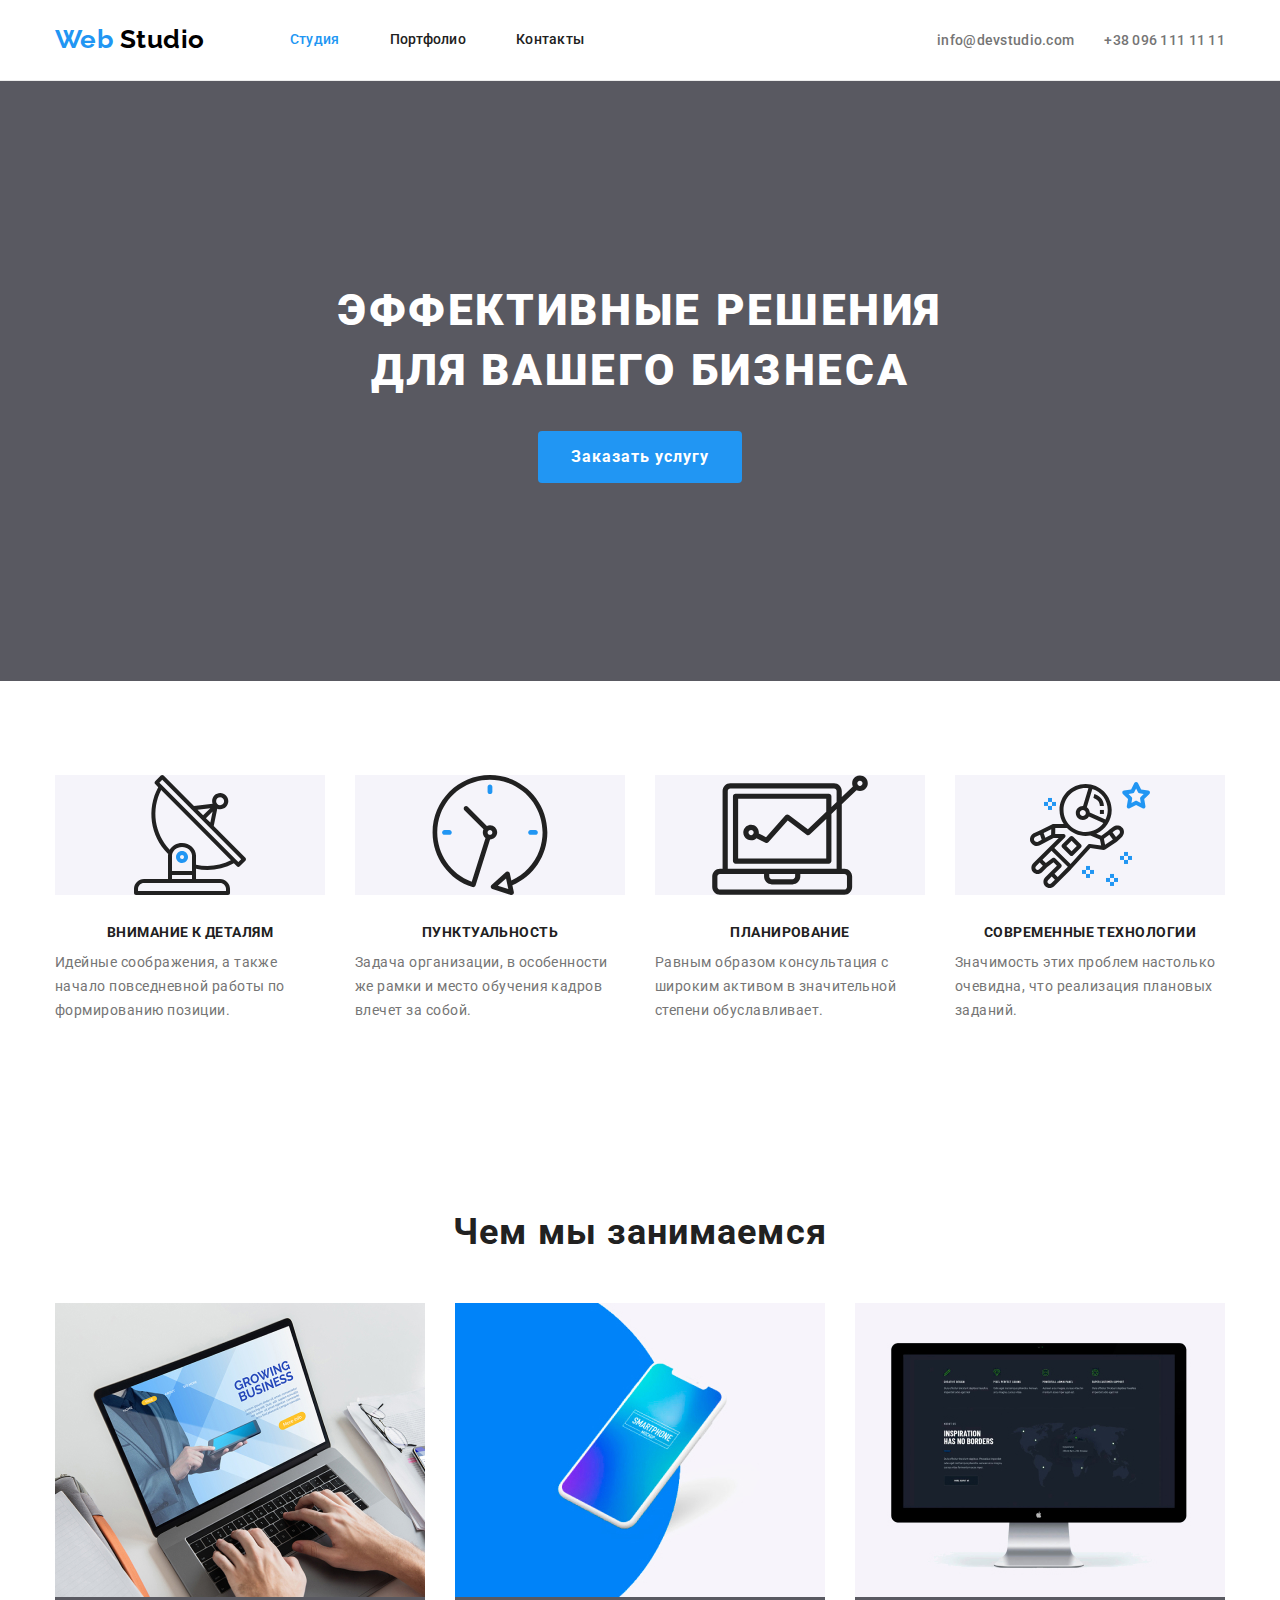
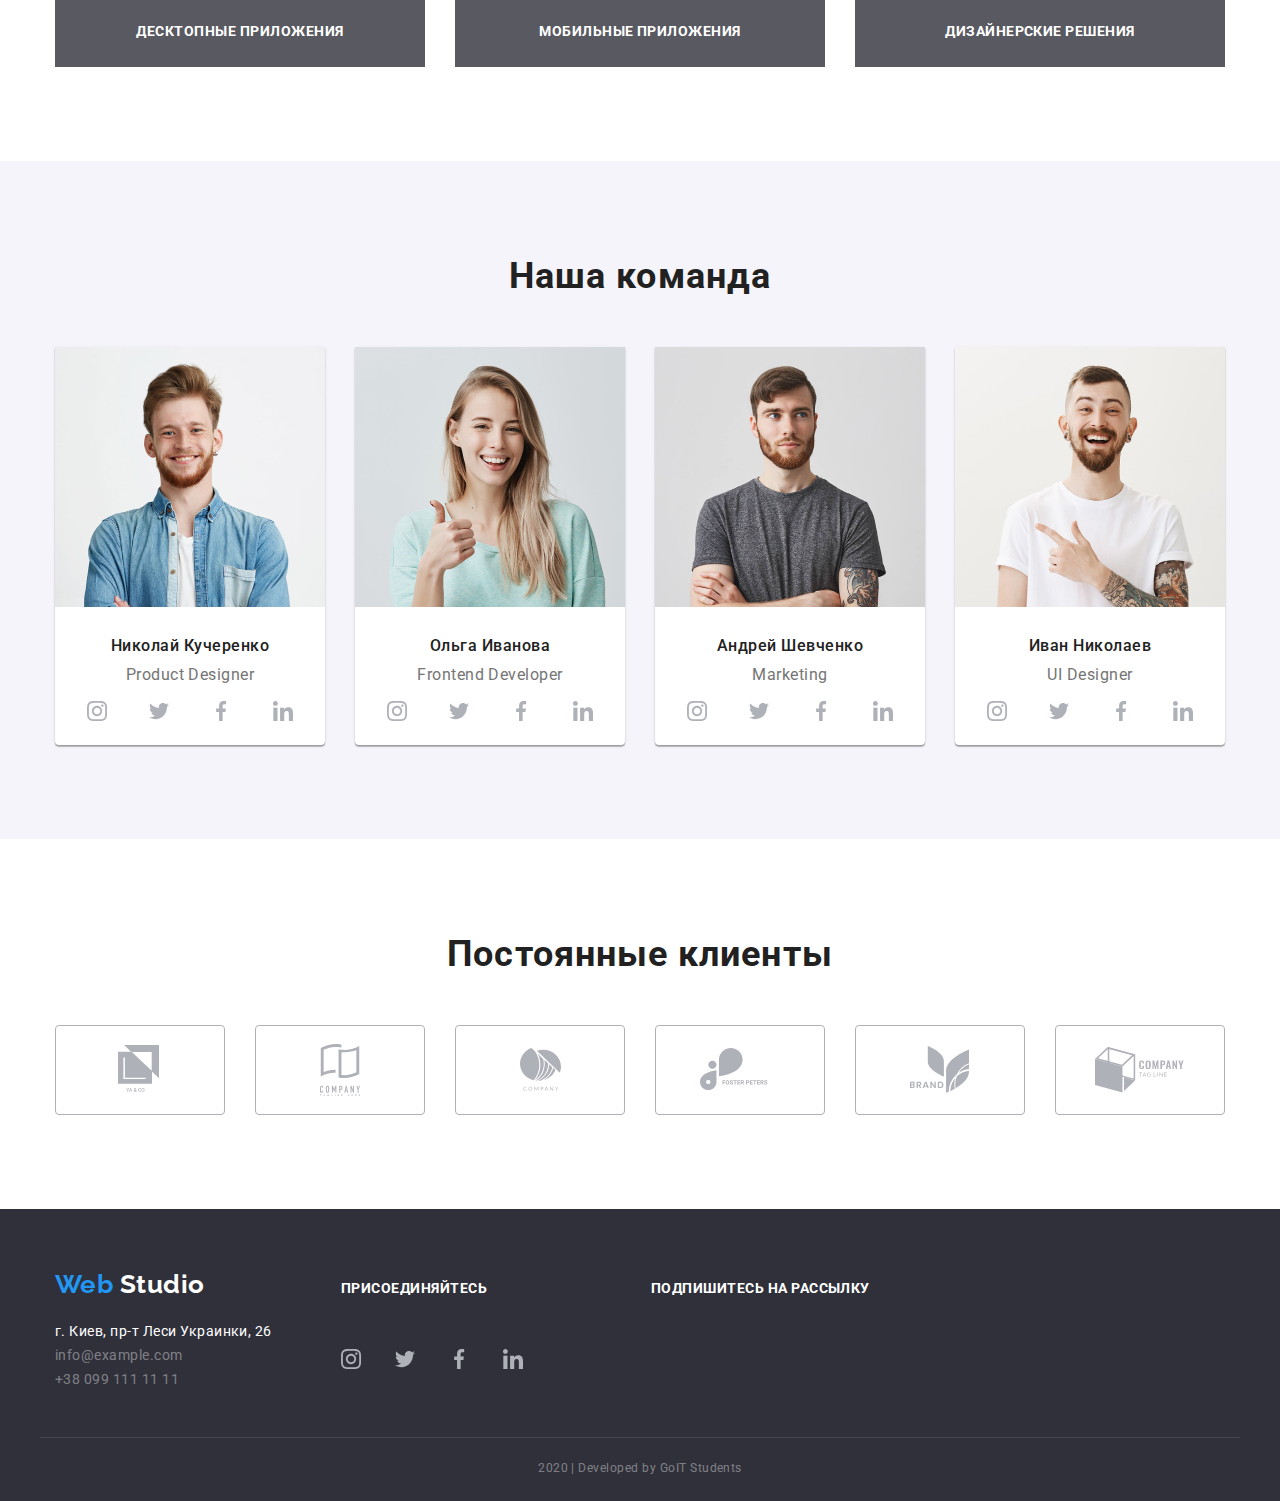
<file: index.html>
<!DOCTYPE html>
<html lang="ru">
  <head>
    <meta charset="UTF-8" />
    <meta name="viewport" content="width=device-width, initial-scale=1.0" />
    <title>Web studio v.1</title>
    <link
      href="https://fonts.googleapis.com/css2?family=Raleway:wght@700&family=Roboto:wght@400;500;700&display=swap"
      rel="stylesheet"
    />
    <link
      rel="stylesheet"
      href="https://cdnjs.cloudflare.com/ajax/libs/modern-normalize/0.6.0/modern-normalize.min.css"
    />
    <link rel="stylesheet" href="./css/style.css" />
  </head>
  <body>
    <!-- Header -->

    <header class="header">
      <div class="container">
        <nav class="main-nav">
          <a href="./index.html" class="logo"
            ><span class="logo-blue">Web</span> Studio</a
          >
          <ul class="site-nav list">
            <li class="item">
              <a href="" class="links current">Студия</a>
            </li>
            <li class="item">
              <a href="./portfolio.html" class="links">Портфолио</a>
            </li>
            <li class="item"><a href="" class="links">Контакты</a></li>
          </ul>

          <ul class="post-call list">
            <li class="item">
              <!-- <img src="./images/mail.svg" alt="Знак электронной почты" /> -->
              <a href="mailto:info@devstudio.com" class="links"
                >info@devstudio.com</a
              >
            </li>
            <li class="item">
              <!-- <img src="./images/phone.svg" alt="Знак смартфона" /> -->
              <a href="tel:+380961111111" class="links">+38 096 111 11 11</a>
            </li>
          </ul>
        </nav>
      </div>
    </header>

    <main>
      <!-- Hero -->

      <section class="hero-section">
        <h1 class="hero-title">Эффективные решения для вашего бизнеса</h1>
        <a href="" class="button links">Заказать услугу</a>
      </section>

      <!-- Our advantages -->

      <section class="advantage">
        <div class="container advantage-container">
          <h2 class="visually-hidden">Преимущества компании</h2>

          <ul class="list advantage-list">
            <li class="item">
              <img
                class="advantage-image"
                src="./images/antenna1.svg"
                alt="Антенна принимающая сигнал"
              />
              <h3 class="smalltitle">Внимание к деталям</h3>
              <p class="text our-force">
                Идейные соображения, а также начало повседневной работы по
                формированию позиции.
              </p>
            </li>
            <li class="item">
              <img
                class="advantage-image"
                src="./images/clock1.svg"
                alt="Будильник"
              />
              <h3 class="smalltitle">Пунктуальность</h3>
              <p class="text our-force">
                Задача организации, в особенности же рамки и место обучения
                кадров влечет за собой.
              </p>
            </li>
            <li class="item">
              <img
                class="advantage-image"
                src="./images/Vector.svg"
                alt="План на экране ноутбука"
              />
              <h3 class="smalltitle">Планирование</h3>
              <p class="text our-force">
                Равным образом консультация с широким активом в значительной
                степени обуславливает.
              </p>
            </li>
            <li class="item">
              <img
                class="advantage-image"
                src="./images/astronaut1.svg"
                alt="Астронавт"
              />
              <h3 class="smalltitle">Современные технологии</h3>
              <p class="text our-force">
                Значимость этих проблем настолько очевидна, что реализация
                плановых заданий.
              </p>
            </li>
          </ul>
        </div>
      </section>

      <!-- Competence -->

      <section class="competence">
        <div class="container competence-container">
          <h2 class="section-title">Чем мы занимаемся</h2>
          <ul class="list competence-list">
            <li class="item">
              <a href=""
                ><img
                  src="./images/notebook.jpg"
                  width="370"
                  height="294"
                  alt="Раскрытый ноутбук"
              /></a>
              <h3 class="smalltitle">Десктопные приложения</h3>
            </li>
            <li class="item">
              <a href=""
                ><img
                  src="./images/smartphone.jpg"
                  width="370"
                  height="294"
                  alt="Смартфон"
              /></a>
              <h3 class="smalltitle">Мобильные приложения</h3>
            </li>
            <li class="item">
              <a href=""
                ><img
                  src="./images/display.jpg"
                  width="370"
                  height="294"
                  alt="Дизайн крутого сайта"
              /></a>
              <h3 class="smalltitle">Дизайнерские решения</h3>
            </li>
          </ul>
        </div>
      </section>

      <!-- Our team -->

      <section class="team">
        <div class="container team-container">
          <h2 class="section-title">Наша команда</h2>
          <ul class="list team-list">
            <li class="item">
              <a href=""
                ><img
                  src="./images/john.jpg"
                  width="270"
                  height="260"
                  alt="Фото улыбающегося сотрудника"
              /></a>
              <h3 class="names smalltitle">Николай Кучеренко</h3>
              <p lang="en" class="position">Product Designer</p>
              <ul class="social-items list">
                <li>
                  <a href="" class="social-link-title">
                    <img src="./images/instagram2.svg" alt="Инстаграм" />
                  </a>
                </li>

                <li>
                  <a href="" class="social-link-title">
                    <img src="./images/twitter1.svg" alt="Твиттер" />
                  </a>
                </li>

                <li>
                  <a href="" class="social-link-title">
                    <img src="./images/facebook1.svg" alt="Фейсбук" />
                  </a>
                </li>

                <li>
                  <a href="" class="social-link-title">
                    <img src="./images/linkedin1.svg" alt="Линкедин" />
                  </a>
                </li>
              </ul>
            </li>
            <li class="item">
              <a href=""
                ><img
                  src="./images/marta.jpg"
                  width="270"
                  height="260"
                  alt="Фото улыбающегося сотрудника"
              /></a>
              <h3 class="names smalltitle">Ольга Иванова</h3>
              <p lang="en" class="position">Frontend Developer</p>
              <ul class="social-items list">
                <li>
                  <a href="" class="social-link-title">
                    <img src="./images/instagram2.svg" alt="Инстаграм" />
                  </a>
                </li>

                <li>
                  <a href="" class="social-link-title">
                    <img src="./images/twitter1.svg" alt="Твиттер" />
                  </a>
                </li>

                <li>
                  <a href="" class="social-link-title">
                    <img src="./images/facebook1.svg" alt="Фейсбук" />
                  </a>
                </li>

                <li>
                  <a href="" class="social-link-title">
                    <img src="./images/linkedin1.svg" alt="Линкедин" />
                  </a>
                </li>
              </ul>
            </li>

            <li class="item">
              <a href=""
                ><img
                  src="./images/robert.jpg"
                  width="270"
                  height="260"
                  alt="Фото улыбающегося сотрудника"
              /></a>
              <h3 class="names smalltitle">Андрей Шевченко</h3>
              <p lang="en" class="position">Marketing</p>
              <ul class="social-items list">
                <li>
                  <a href="" class="social-link-title">
                    <img src="./images/instagram2.svg" alt="Инстаграм" />
                  </a>
                </li>

                <li>
                  <a href="" class="social-link-title">
                    <img src="./images/twitter1.svg" alt="Твиттер" />
                  </a>
                </li>

                <li>
                  <a href="" class="social-link-title">
                    <img src="./images/facebook1.svg" alt="Фейсбук" />
                  </a>
                </li>

                <li>
                  <a href="" class="social-link-title">
                    <img src="./images/linkedin1.svg" alt="Линкедин" />
                  </a>
                </li>
              </ul>
            </li>

            <li class="item">
              <a href=""
                ><img
                  src="./images/marty.jpg"
                  width="270"
                  height="260"
                  alt="Фото улыбающегося сотрудника"
              /></a>
              <h3 class="names smalltitle">Иван Николаев</h3>
              <p lang="en" class="position">UI Designer</p>
              <ul class="social-items list">
                <li>
                  <a href="" class="social-link-title">
                    <img src="./images/instagram2.svg" alt="Инстаграм" />
                  </a>
                </li>

                <li>
                  <a href="" class="social-link-title">
                    <img src="./images/twitter1.svg" alt="Твиттер" />
                  </a>
                </li>

                <li>
                  <a href="" class="social-link-title">
                    <img src="./images/facebook1.svg" alt="Фейсбук" />
                  </a>
                </li>

                <li>
                  <a href="" class="social-link-title">
                    <img src="./images/linkedin1.svg" alt="Линкедин" />
                  </a>
                </li>
              </ul>
            </li>
          </ul>
        </div>
      </section>

      <!-- Regular customers -->

      <section>
        <div class="container customers-container">
          <h2 class="section-title">Постоянные клиенты</h2>
          <ul class="customers-list list">
            <li class="item">
              <a href=""
                ><img src="./images/logo1.svg" alt="Логотип компании1"
              /></a>
            </li>
            <li class="item">
              <a href=""
                ><img src="./images/logo2.svg" alt="Логотип компании2"
              /></a>
            </li>
            <li class="item">
              <a href=""
                ><img src="./images/logo3.svg" alt="Логотип компании3"
              /></a>
            </li>
            <li class="item">
              <a href=""
                ><img src="./images/logo4.svg" alt="Логотип компании4"
              /></a>
            </li>
            <li class="item">
              <a href=""
                ><img src="./images/logo5.svg" alt="Логотип компании5"
              /></a>
            </li>
            <li class="item">
              <a href=""
                ><img src="./images/logo6.svg" alt="Логотип компании6"
              /></a>
            </li>
          </ul>
        </div>
      </section>
    </main>

    <!--Footer-->

    <footer>
      <div class="footer container">
        <div class="address-footer">
          <a href="./index.html" class="logo inverse"
            ><span class="logo-blue">Web</span> Studio</a
          >
          <address>
            <ul class="list address-list">
              <li>
                <p class="text city-adress">г. Киев, пр-т Леси Украинки, 26</p>
              </li>
              <li>
                <a href="" class="text footer-contacts links"
                  >info@example.com</a
                >
              </li>
              <li>
                <a href="" class="text footer-contacts links"
                  >+38 099 111 11 11</a
                >
              </li>
            </ul>
          </address>
        </div>

        <div class="social-contacts">
          <b class="smalltitle">присоединяйтесь</b>
          <ul class="social-links list">
            <li class="item">
              <a href="" class="social-link-title">
                <img src="./images/instagram2.svg" alt="Инстаграм" />
              </a>
            </li>

            <li class="item">
              <a href="" class="social-link-title">
                <img src="./images/twitter1.svg" alt="Твиттер" />
              </a>
            </li>

            <li class="item">
              <a href="" class="social-link-title">
                <img src="./images/facebook1.svg" alt="Фейсбук" />
              </a>
            </li>

            <li class="item">
              <a href="" class="social-link-title">
                <img src="./images/linkedin1.svg" alt="Линкедин" />
              </a>
            </li>
          </ul>
        </div>
        <div class="sign-in">
          <b class="smalltitle">Подпишитесь на рассылку</b>
        </div>
      </div>

      <p class="developers">2020 | Developed by GoIT Students</p>
    </footer>
  </body>
</html>
</file>
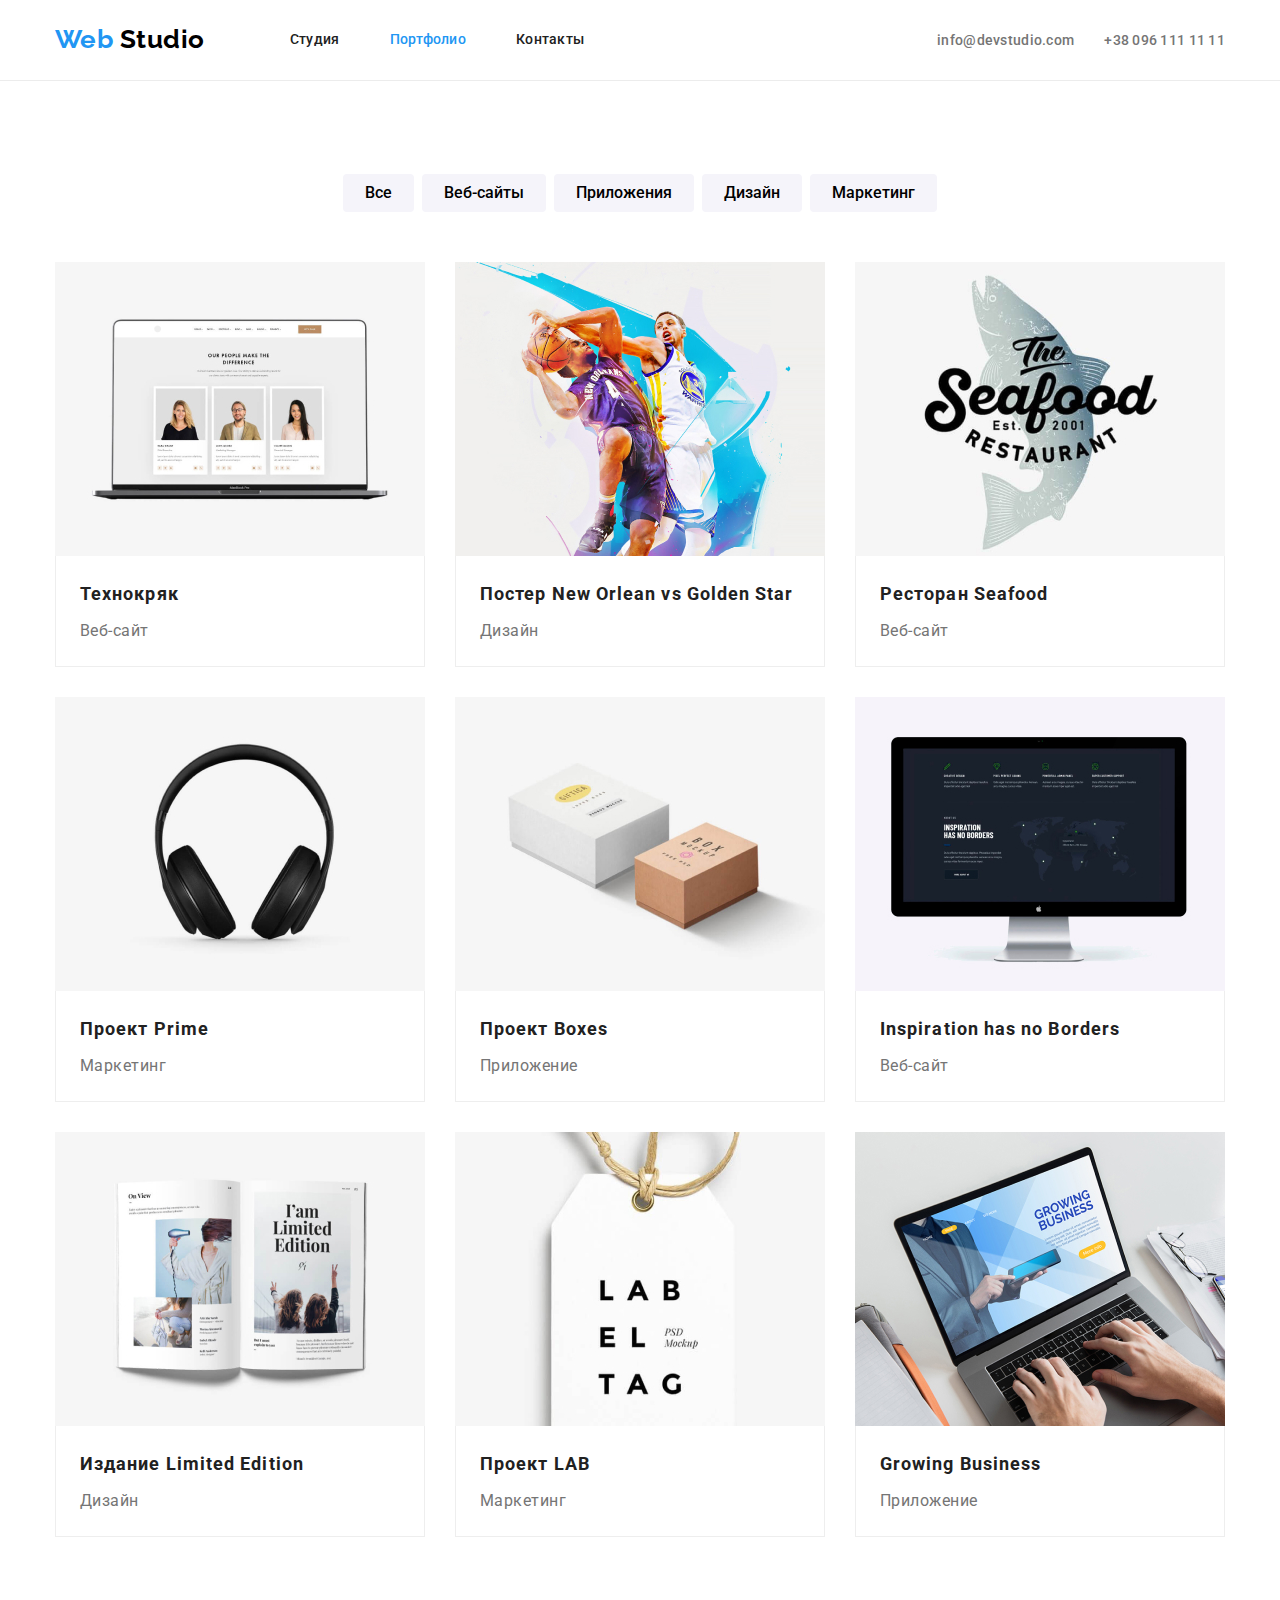
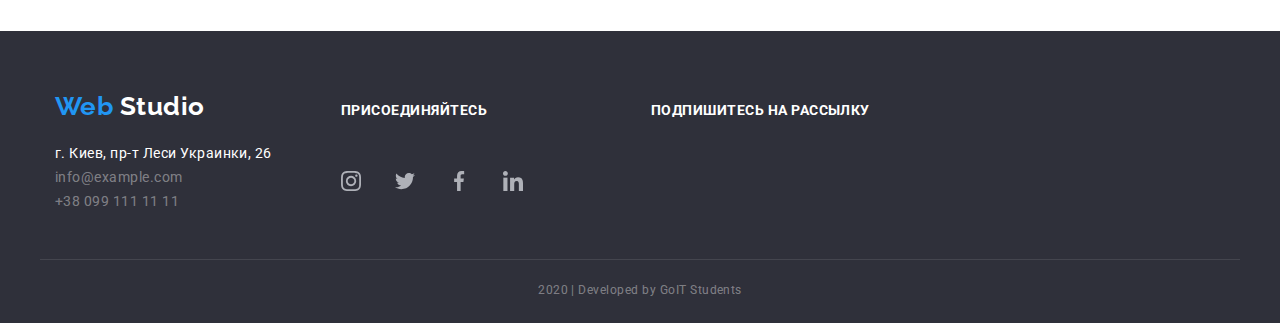
<file: portfolio.html>
<!DOCTYPE html>
<html lang="ru">
  <head>
    <meta charset="UTF-8" />
    <meta name="viewport" content="width=device-width, initial-scale=1.0" />
    <title>Portfolio</title>
    <link
      href="https://fonts.googleapis.com/css2?family=Raleway:wght@700&family=Roboto:wght@400;500;700&display=swap"
      rel="stylesheet"
    />
    <link
      rel="stylesheet"
      href="https://cdnjs.cloudflare.com/ajax/libs/modern-normalize/0.6.0/modern-normalize.min.css"
    />
    <link rel="stylesheet" href="./css/style.css" />
  </head>
  <body>
    <!-- Header -->

    <header class="header">
      <div class="container">
        <nav class="main-nav">
          <a href="./index.html" class="logo"
            ><span class="logo-blue">Web</span> Studio</a
          >
          <ul class="site-nav list">
            <li class="item">
              <a href="./index.html" class="links">Студия</a>
            </li>
            <li class="item">
              <a href="./portfolio.html" class="links current">Портфолио</a>
            </li>
            <li class="item"><a href="" class="links">Контакты</a></li>
          </ul>

          <ul class="post-call list">
            <li class="item">
              <!-- <img src="./images/mail.svg" alt="Знак электронной почты" /> -->
              <a href="mailto:info@devstudio.com" class="links"
                >info@devstudio.com</a
              >
            </li>
            <li class="item">
              <!-- <img src="./images/phone.svg" alt="Знак смартфона" /> -->
              <a href="tel:+380961111111" class="links">+38 096 111 11 11</a>
            </li>
          </ul>
        </nav>
      </div>
    </header>

    <main>
      <section>
        <div class="container">
          <h1 class="visually-hidden">Наши работы</h1>
          <!-- Invisible title -->
          <div class="container-filter">
            <ul class="filter-list list">
              <li class="button-item">
                <button type="button" class="button-filter">Все</button>
              </li>
              <li class="button-item">
                <button type="button" class="button-filter">Веб-сайты</button>
              </li>
              <li class="button-item">
                <button type="button" class="button-filter">Приложения</button>
              </li>
              <li class="button-item">
                <button type="button" class="button-filter">Дизайн</button>
              </li>
              <li class="button-item">
                <button type="button" class="button-filter">Маркетинг</button>
              </li>
            </ul>
          </div>

          <div class="container-cards">
            <ul class="list list-cards">
              <li class="card">
                <a href="" class="links link-card"
                  ><img
                    src="./images/technocryak.jpg"
                    width="370"
                    height="294"
                    alt="Фото с текстом"
                    class="image-card"
                  />
                  <div class="card-content">
                    <h2 class="card-title">Технокряк</h2>
                    <p class="card-description">Веб-сайт</p>
                    <p class="text-inside">
                      Технокряк это современная площадка распространения
                      коронавируса. Компании используют эту платформу для
                      цифрового шпионажа и атак на защищённые сервера
                      конкурентов.
                    </p>
                  </div></a
                >
              </li>

              <li class="card">
                <a href="" class="links link-card"
                  ><img
                    src="./images/basketball.jpg"
                    width="370"
                    height="294"
                    alt="Баскетболисты"
                    class="image-card"
                  />
                  <div class="card-content">
                    <h2 class="card-title">Постер New Orlean vs Golden Star</h2>
                    <p class="card-description">Дизайн</p>
                    <p class="text-inside">
                      Технокряк это современная площадка распространения
                      коронавируса. Компании используют эту платформу для
                      цифрового шпионажа и атак на защищённые сервера
                      конкурентов.
                    </p>
                  </div></a
                >
              </li>

              <li class="card">
                <a href="" class="links link-card"
                  ><img
                    src="./images/seafood.jpg"
                    width="370"
                    height="294"
                    alt="Ресторан"
                    class="image-card"
                  />
                  <div class="card-content">
                    <h2 class="card-title">Ресторан Seafood</h2>
                    <p class="card-description">Веб-сайт</p>
                    <p class="text-inside">
                      Технокряк это современная площадка распространения
                      коронавируса. Компании используют эту платформу для
                      цифрового шпионажа и атак на защищённые сервера
                      конкурентов.
                    </p>
                  </div></a
                >
              </li>

              <li class="card">
                <a href="" class="links link-card"
                  ><img
                    src="./images/headphones.jpg"
                    width="370"
                    height="294"
                    alt="Наушники"
                    class="image-card"
                  />
                  <div class="card-content">
                    <h2 class="card-title">Проект Prime</h2>
                    <p class="card-description">Маркетинг</p>
                    <p class="text-inside">
                      Технокряк это современная площадка распространения
                      коронавируса. Компании используют эту платформу для
                      цифрового шпионажа и атак на защищённые сервера
                      конкурентов.
                    </p>
                  </div></a
                >
              </li>

              <li class="card">
                <a href="" class="links link-card"
                  ><img
                    src="./images/boxes.jpg"
                    width="370"
                    height="294"
                    alt="Коробочки"
                    class="image-card"
                  />
                  <div class="card-content">
                    <h2 class="card-title">Проект Boxes</h2>
                    <p class="card-description">Приложение</p>
                    <p class="text-inside">
                      Технокряк это современная площадка распространения
                      коронавируса. Компании используют эту платформу для
                      цифрового шпионажа и атак на защищённые сервера
                      конкурентов.
                    </p>
                  </div></a
                >
              </li>

              <li class="card">
                <a href="" class="links link-card"
                  ><img
                    src="./images/monitor.jpg"
                    width="370"
                    height="294"
                    alt="Монитор"
                    class="image-card"
                  />
                  <div class="card-content">
                    <h2 class="card-title">Inspiration has no Borders</h2>
                    <p class="card-description">Веб-сайт</p>
                    <p class="text-inside">
                      Технокряк это современная площадка распространения
                      коронавируса. Компании используют эту платформу для
                      цифрового шпионажа и атак на защищённые сервера
                      конкурентов.
                    </p>
                  </div></a
                >
              </li>

              <li class="card">
                <a href="" class="links link-card"
                  ><img
                    src="./images/magazin.jpg"
                    width="370"
                    height="294"
                    alt="Журнал"
                    class="image-card"
                  />
                  <div class="card-content">
                    <h2 class="card-title">Издание Limited Edition</h2>
                    <p class="card-description">Дизайн</p>
                    <p class="text-inside">
                      Технокряк это современная площадка распространения
                      коронавируса. Компании используют эту платформу для
                      цифрового шпионажа и атак на защищённые сервера
                      конкурентов.
                    </p>
                  </div></a
                >
              </li>

              <li class="card">
                <a href="" class="links link-card"
                  ><img
                    src="./images/papper-label.jpg"
                    width="370"
                    height="294"
                    alt="Бирка"
                    class="image-card"
                  />
                  <div class="card-content">
                    <h2 class="card-title">Проект LAB</h2>
                    <p class="card-description">Маркетинг</p>
                    <p class="text-inside">
                      Технокряк это современная площадка распространения
                      коронавируса. Компании используют эту платформу для
                      цифрового шпионажа и атак на защищённые сервера
                      конкурентов.
                    </p>
                  </div></a
                >
              </li>

              <li class="card">
                <a href="" class="links link-card"
                  ><img
                    src="./images/work-in-nout.jpg"
                    width="370"
                    height="294"
                    alt="Ноутбук с проэктом"
                    class="image-card"
                  />
                  <div class="card-content">
                    <h2 class="card-title">Growing Business</h2>
                    <p class="card-description">Приложение</p>
                    <p class="text-inside">
                      Технокряк это современная площадка распространения
                      коронавируса. Компании используют эту платформу для
                      цифрового шпионажа и атак на защищённые сервера
                      конкурентов.
                    </p>
                  </div></a
                >
              </li>
            </ul>
          </div>
        </div>
      </section>
    </main>

    <!--Footer-->

    <footer>
      <div class="footer container">
        <div class="address-footer">
          <a href="./index.html" class="logo inverse"
            ><span class="logo-blue">Web</span> Studio</a
          >
          <address>
            <ul class="list address-list">
              <li>
                <p class="text city-adress">г. Киев, пр-т Леси Украинки, 26</p>
              </li>
              <li>
                <a href="" class="text footer-contacts links"
                  >info@example.com</a
                >
              </li>
              <li>
                <a href="" class="text footer-contacts links"
                  >+38 099 111 11 11</a
                >
              </li>
            </ul>
          </address>
        </div>

        <div class="social-contacts">
          <b class="smalltitle">присоединяйтесь</b>
          <ul class="social-links list">
            <li class="item">
              <a href="" class="social-link-title">
                <img src="./images/instagram2.svg" alt="Инстаграм" />
              </a>
            </li>

            <li class="item">
              <a href="" class="social-link-title">
                <img src="./images/twitter1.svg" alt="Твиттер" />
              </a>
            </li>

            <li class="item">
              <a href="" class="social-link-title">
                <img src="./images/facebook1.svg" alt="Фейсбук" />
              </a>
            </li>

            <li class="item">
              <a href="" class="social-link-title">
                <img src="./images/linkedin1.svg" alt="Линкедин" />
              </a>
            </li>
          </ul>
        </div>
        <div class="sign-in">
          <b class="smalltitle">Подпишитесь на рассылку</b>
        </div>
      </div>

      <p class="developers">2020 | Developed by GoIT Students</p>
    </footer>
  </body>
</html>
</file>
<file: css/style.css>
:root {
  --primary-body-color: #ffffff;
  --secondary-body-color: rgba(47, 48, 58, 0.8);
  --tertiary-body-color: #f5f4fa;
  --header-body-color: #ffffff;
  --footer-body-color: #2f303a;
  --primary-text-color: #212121;
  --secondary-text-color: #757575;
  --white-color: #ffffff;
  --blue-color: #2196f3;
  --accent-color: #2196f3;
  --copypast-color: rgba(255, 255, 255, 0.4);
  --logo-black-color: #000000;
  --border-color: #eeeeee;
}

header {
  background-color: var(--header-body-color);
}

body {
  font-family: Roboto, sans-serif;
  letter-spacing: 0.03em;
  background-color: var(--primary-body-color);
  color: var(--primary-text-color);
}

footer {
  background-color: var(--footer-body-color);
}

/* Common properties */

.visually-hidden {
  position: absolute;
  width: 1px;
  height: 1px;
  margin: -1px;
  padding: 0;
  overflow: hidden;
  border: 0;
  clip: rect(0 0 0 0);
}

.list {
  list-style: none;
  padding: 0;
  margin: 0;
}

.links,
.logo {
  text-decoration: none;
}

.section-title {
  margin-top: 0;
  margin-bottom: 0;
  padding-bottom: 50px;

  font-weight: 700;
  font-size: 36px;
  line-height: 1.17;
  text-align: center;
  letter-spacing: 0.03em;
}

.smalltitle {
  margin-top: 0;
  margin-bottom: 0;
}

.text {
  margin-top: 0;
  margin-bottom: 0;

  font-weight: 400;
  font-size: 14px;
  line-height: 1.71;
}

img {
  display: block;
  max-width: 100%;
  height: auto;
}

.container {
  margin-left: auto;
  margin-right: auto;
  padding-left: 15px;
  padding-right: 15px;
  width: 1200px;
}

/* Header*/

.header {
  border-bottom: 1px solid #ececec;
}

.logo {
  font-family: Raleway;
  font-weight: 700;
  font-size: 26px;
  line-height: 1.2;
  color: var(--logo-black-color);
}

.logo-blue {
  color: var(--blue-color);
}

.logo.inverse {
  color: var(--white-color);
}

.main-nav {
  display: flex;
  align-items: center;
}

.site-nav {
  display: flex;
  margin-left: 85px;
}

.site-nav .item + .item {
  margin-left: 50px;
}

.site-nav .links {
  display: block;
  padding-top: 32px;
  padding-bottom: 32px;

  font-weight: 500;
  font-size: 14px;
  line-height: 1.14;
  letter-spacing: 0.02em;

  color: var(--primary-text-color);
}

.site-nav .links:hover,
.site-nav .links:focus {
  color: var(--accent-color);
}

.site-nav .current {
  color: var(--accent-color);
}

.post-call {
  display: flex;
  margin-left: auto;
}

.post-call .item + .item {
  margin-left: 30px;
}

.post-call .links {
  font-weight: 500;
  font-size: 14px;
  line-height: 1.14;
  letter-spacing: 0.02em;

  color: var(--secondary-text-color);
}

.post-call .links:hover,
.post-call .links:focus {
  color: var(--accent-color);
}

/* Hero */

.hero-section {
  height: 600px;
  text-align: center;
  background-color: rgba(47, 48, 58, 0.8);
}

.button {
  display: inline-block;
  border-radius: 4px;
  border: 1px solid transparent;
  padding: 10px 32px;
  min-width: 200px;

  font-weight: 700;
  font-size: 16px;
  line-height: 1.88;
  letter-spacing: 0.06em;

  background-color: var(--blue-color);
  color: var(--white-color);
}

.button:hover,
.button:focus {
  background-color: var(--white-color);
  color: var(--accent-color);
}

.hero-title {
  margin: 0 auto;
  padding-top: 200px;
  padding-bottom: 30px;
  width: 696px;

  font-weight: 900;
  font-size: 44px;
  line-height: 1.36;
  letter-spacing: 0.06em;
  text-transform: uppercase;

  color: var(--white-color);
}

/* Our advantages */

.advantage-container {
  padding-top: 94px;
  padding-bottom: 94px;
}

.advantage {
  margin-bottom: 94px;
}

.advantage-list {
  display: flex;
  flex-wrap: wrap;
}

.advantage-list .item {
  width: calc((100% - 90px) / 4);
  margin-right: 30px;
}

.advantage-list .item:nth-child(4n) {
  margin-right: 0;
}

.advantage-image {
  width: 270px;
  height: 120px;
  background: var(--tertiary-body-color);
}

.advantage .smalltitle {
  padding-top: 30px;
  padding-bottom: 10px;

  font-weight: 700;
  font-size: 14px;
  line-height: 1.14;
  text-align: center;
  text-transform: uppercase;
}

/* Competence */

.competence-container {
  padding-bottom: 94px;
}

.competence-list {
  display: flex;
  flex-wrap: wrap;
}

.competence-list .item {
  width: calc((100% - 60px) / 3);
  margin-right: 30px;
  margin-bottom: 0;
}

.competence-list .item:nth-child(3n) {
  margin-right: 0;
}

.competence .smalltitle {
  padding-top: 27px;
  padding-bottom: 27px;

  font-weight: 700;
  font-size: 14px;
  line-height: 1.14;
  text-align: center;
  text-transform: uppercase;

  background-color: var(--secondary-body-color);
  color: var(--white-color);
}

.competence .smalltitle:hover,
.competence .smalltitle:focus {
  color: var(--accent-color);
}

/* Our team  */

.team-container {
  padding-top: 94px;
  padding-bottom: 94px;
}

.team {
  background-color: var(--tertiary-body-color);
}

.team-list {
  display: flex;
  flex-wrap: wrap;
}

.team-list .item {
  width: calc((100% - 90px) / 4);
  margin-right: 30px;
  margin-bottom: 0;

  background-color: var(--white-color);
  box-shadow: 0px 2px 1px rgba(0, 0, 0, 0.2), 0px 1px 1px rgba(0, 0, 0, 0.14),
    0px 1px 3px rgba(0, 0, 0, 0.12);
  border-radius: 0px 0px 4px 4px;
}

.team-list .item:nth-child(4n) {
  margin-right: 0;
}

.our-force {
  color: var(--secondary-text-color);
}

.names {
  margin-top: 30px;

  font-weight: 500;
  font-size: 16px;
  line-height: 1.18;
  text-align: center;
}

.position {
  margin-top: 10px;
  margin-bottom: 0;

  font-weight: 400;
  font-size: 16px;
  line-height: 1.18;
  text-align: center;

  color: var(--secondary-text-color);
}

.social-items {
  display: flex;
  flex-wrap: wrap;
  justify-content: space-between;

  padding-top: 16px;
  padding-bottom: 24px;
  padding-left: 32px;
  padding-right: 32px;
}

/* Regular customers */

.customers-container {
  padding-top: 94px;
  padding-bottom: 94px;
}

.customers-list {
  display: flex;
  flex-wrap: wrap;
  justify-content: center;
  align-items: center;
}

.customers-list .item {
  display: flex;
  justify-content: center;
  align-items: center;

  width: calc((100% - 150px) / 6);
  height: 90px;
  margin-right: 30px;
  margin-bottom: 0;

  border: 1px solid #afb1b8;
  border-radius: 4px;
}

.customers-list .item:nth-child(6n) {
  margin-right: 0;
}

/* Footer */

.footer {
  padding-top: 60px;
  display: flex;
  flex-wrap: wrap;
  align-items: baseline;
  /* justify-content: space-between; */

  border-bottom: 1px solid rgba(255, 255, 255, 0.1);
}

.address-footer {
  margin-right: 69px;
}

.address-list {
  font-style: normal;
}

.social-links {
  display: flex;
  justify-content: center;
  margin-top: 20px;
}

.city-adress {
  margin-top: 20px;

  color: var(--white-color);
}

.footer-contacts {
  margin-top: 9px;

  color: var(--copypast-color);
}
.footer-contacts:hover,
.footer-contacts:focus {
  color: var(--accent-color);
}

.social-contacts {
  margin-right: 94px;
}

.social-links .item {
  margin-right: 10px;
  width: 44px;
  padding-top: 32px;
  padding-bottom: 68px;
}

.social-items .item:nth-child(4n) {
  margin-right: 0;
}

.social-contacts .smalltitle,
.sign-in .smalltitle {
  font-weight: 700;
  font-size: 14px;
  line-height: 1.14;
  text-transform: uppercase;

  color: var(--white-color);
}

.button-subscription {
  display: inline-block;
  border-radius: 4px;
  border: 1px solid transparent;
  padding: 10px 28px 10px 29px;
  min-width: 200px;

  text-align: center;
  font-weight: 900;
  font-size: 16px;
  line-height: 1.87;
  letter-spacing: 0.06em;

  background-color: var(--blue-color);
  color: var(--white-color);
}

.button-subscription:hover,
.button-subscription:focus {
  background-color: var(--white-color);
  color: var(--accent-color);
}

.developers {
  margin-top: 18px;
  padding-bottom: 21px;
  margin-bottom: 0;

  font-weight: 400;
  font-size: 12px;
  line-height: 2;
  text-align: center;

  color: var(--copypast-color);
}

/* PORTFOLIO */

/* Filter-buttons */

.container-filter {
  padding-top: 93px;
}

.filter-list {
  display: flex;
  flex-wrap: wrap;
  justify-content: center;
}

.button-item {
  margin-right: 8px;
}

.button-item:last-child {
  margin-right: 0;
}

.button-filter {
  padding-top: 6px;
  padding-right: 22px;
  padding-bottom: 6px;
  padding-left: 22px;

  font-weight: 500;
  font-size: 16px;
  line-height: 1.62;

  background-color: var(--tertiary-body-color);
  border: transparent;
  border-radius: 4px;
}

.button-filter:hover,
.button-filter:focus {
  color: var(--white-color);
  background-color: var(--accent-color);
}

/* Cards */

.container-cards {
  padding-top: 50px;
  padding-bottom: 94px;
  background-color: var(--copypast-color);
}

.list-cards {
  display: flex;
  flex-wrap: wrap;
}

.card {
  width: calc((100% - 60px) / 3);
  margin-right: 30px;
  margin-bottom: 30px;
}

.card:nth-child(3n) {
  margin-right: 0;
}

.card:nth-last-child(-n + 3) {
  margin-bottom: 0;
}

.link-card {
  display: block;
}
/*
.image-card {
  display: block;
} */

.card-content {
  padding-top: 20px;
  padding-bottom: 20px;
  padding-left: 24px;
  padding-right: 24px;

  border-right: 1px solid #eeeeee;
  border-left: 1px solid #eeeeee;
  border-bottom: 1px solid #eeeeee;

  background: var(--white-color);
}

.card-title {
  margin: 0;
  padding: 0;

  font-weight: 700;
  font-size: 18px;
  line-height: 2;
  letter-spacing: 0.06em;
  color: var(--primary-text-color);
}
.card-description {
  margin: 0;
  padding-top: 4px;

  font-weight: 400;
  font-size: 16px;
  line-height: 1.87;

  color: var(--secondary-text-color);
}

.text-inside {
  display: none;
  margin: 0;
  padding: 0;

  font-weight: 400;
  font-size: 18px;
  line-height: 1.56;

  color: var(--white-color);
}
</file>
